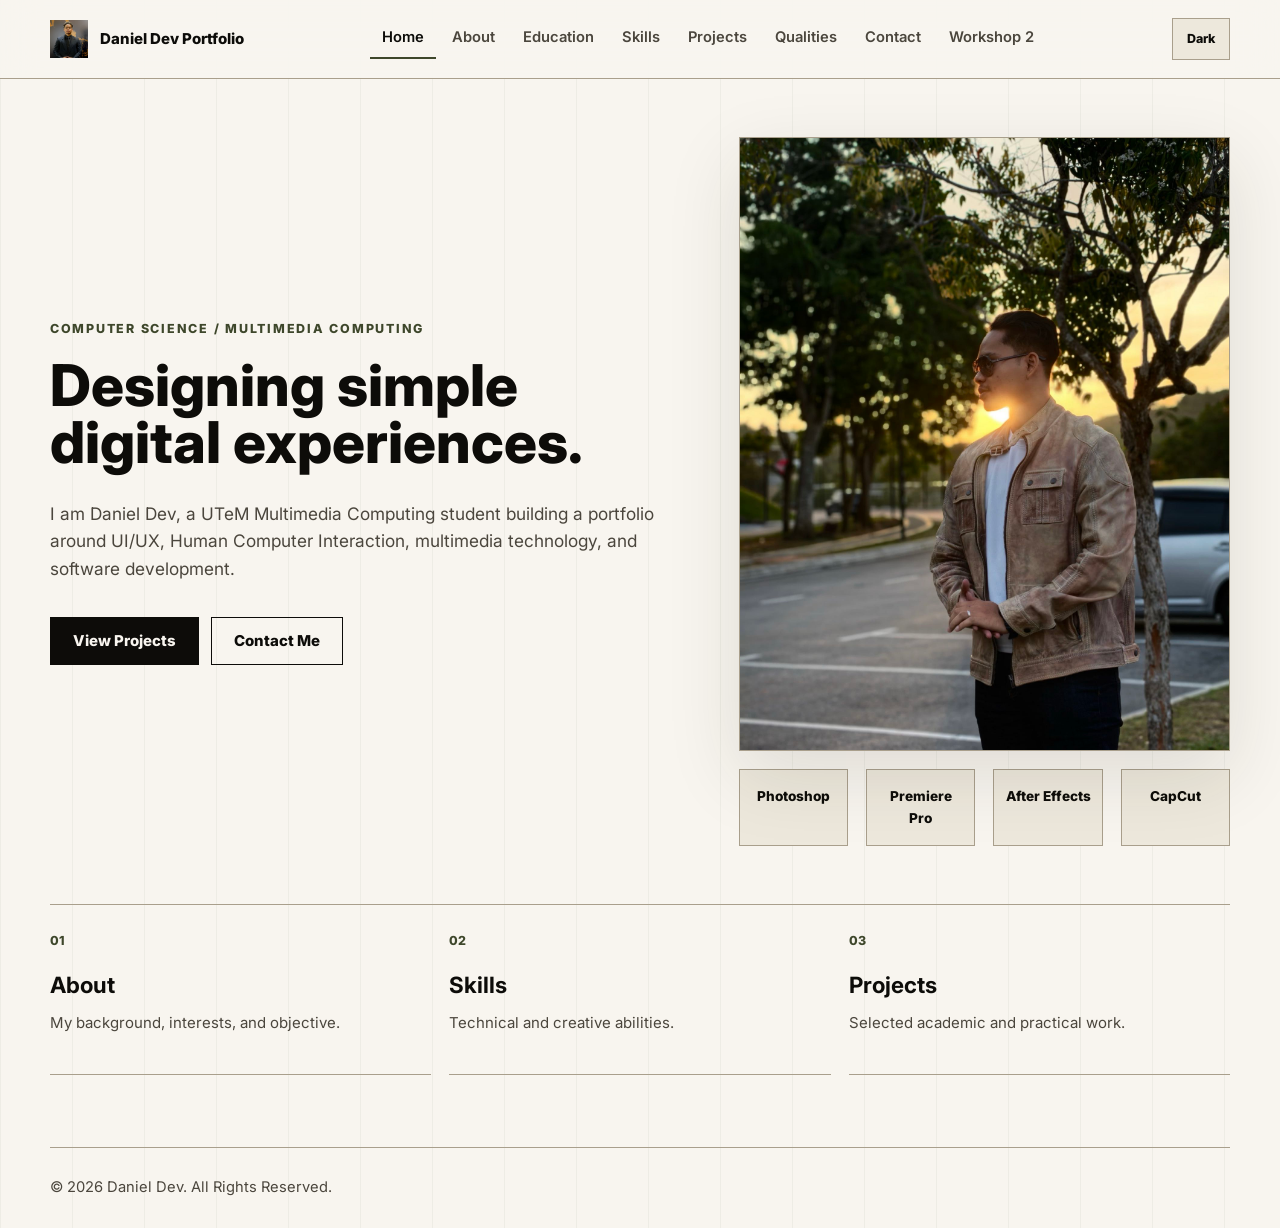
<file: index.html>
<!DOCTYPE html>
<html lang="en">
<head>
    <meta charset="UTF-8">
    <meta name="viewport" content="width=device-width, initial-scale=1.0">
    <title>Daniel Dev | Portfolio</title>
    <link rel="preconnect" href="https://fonts.googleapis.com">
    <link rel="preconnect" href="https://fonts.gstatic.com" crossorigin>
    <link href="https://fonts.googleapis.com/css2?family=Inter:wght@300;400;500;600;700;800&display=swap" rel="stylesheet">
    <link rel="stylesheet" href="style.css">
    <link rel="stylesheet" href="mediaqueries.css">
</head>
<body>
    <header class="site-header">
        <nav class="navbar" aria-label="Main navigation">
            <a class="brand" href="index.html" aria-label="Daniel Dev home">
                <span class="brand-mark"><span>D</span><img src="assets/brand-logo.jpg" alt="Daniel Dev logo"></span>
                <span>Daniel Dev Portfolio</span>
            </a>

            <ul class="nav-links" id="nav-links">
                <li><a class="active" href="index.html">Home</a></li>
                <li><a href="about.html">About</a></li>
                <li><a href="education.html">Education</a></li>
                <li><a href="skills.html">Skills</a></li>
                <li><a href="projects.html">Projects</a></li>
                <li><a href="qualities.html">Qualities</a></li>
                <li><a href="contact.html">Contact</a></li>
                <li><a href="workshop2.html">Workshop 2</a></li>
            </ul>

            <div class="nav-actions">
                <button class="icon-button" id="theme-toggle" type="button" aria-label="Toggle dark mode">Dark</button>
                <button class="icon-button menu-button" id="hamburger" type="button" aria-label="Open menu" aria-expanded="false">Menu</button>
            </div>
        </nav>
    </header>

    <main>
        <section class="home-hero">
            <div class="hero-copy">
                <p class="eyebrow">Computer Science / Multimedia Computing</p>
                <h1>Designing simple digital experiences.</h1>
                <p class="lead">
                    I am Daniel Dev, a UTeM Multimedia Computing student building a portfolio around UI/UX,
                    Human Computer Interaction, multimedia technology, and software development.
                </p>
                <div class="button-row">
                    <a class="button primary" href="projects.html">View Projects</a>
                    <a class="button secondary" href="contact.html">Contact Me</a>
                </div>
            </div>

            <div class="identity-panel" aria-label="Daniel Dev identity visual">
                <div class="image-frame profile-frame" data-label="Add assets/profile.jpg">
                    <img src="assets/profile.jpg" alt="Daniel Dev profile photo">
                </div>
                <div class="signal-list">
                    <span>Photoshop</span>
                    <span>Premiere Pro</span>
                    <span>After Effects</span>
                    <span>CapCut</span>
                </div>
            </div>
        </section>

        <section class="preview-band" aria-label="Portfolio preview">
            <a href="about.html">
                <span>01</span>
                <strong>About</strong>
                <p>My background, interests, and objective.</p>
            </a>
            <a href="skills.html">
                <span>02</span>
                <strong>Skills</strong>
                <p>Technical and creative abilities.</p>
            </a>
            <a href="projects.html">
                <span>03</span>
                <strong>Projects</strong>
                <p>Selected academic and practical work.</p>
            </a>
        </section>
    </main>

    <footer class="site-footer">
        <p>&copy; 2026 Daniel Dev. All Rights Reserved.</p>
    </footer>

    <script src="script.js"></script>
</body>
</html>
</file>
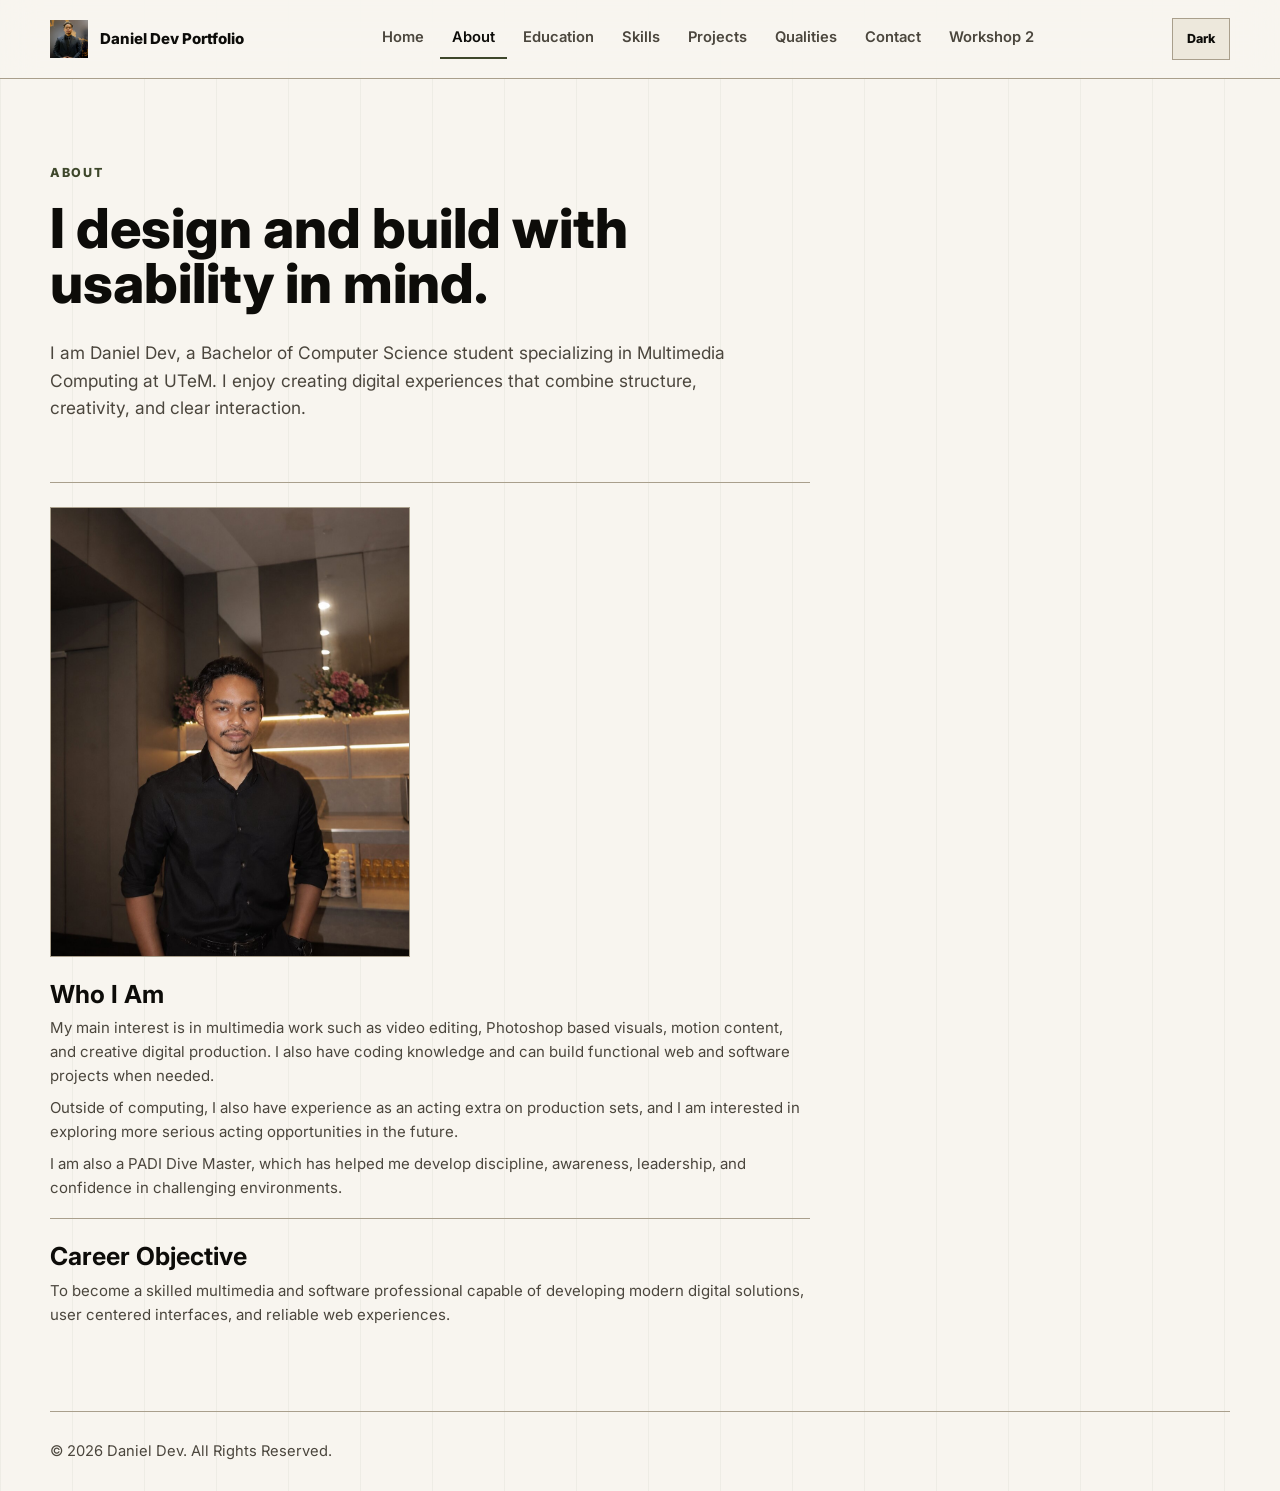
<file: about.html>
<!DOCTYPE html>
<html lang="en">
<head>
    <meta charset="UTF-8">
    <meta name="viewport" content="width=device-width, initial-scale=1.0">
    <title>About | Daniel Dev</title>
    <link rel="preconnect" href="https://fonts.googleapis.com">
    <link rel="preconnect" href="https://fonts.gstatic.com" crossorigin>
    <link href="https://fonts.googleapis.com/css2?family=Inter:wght@300;400;500;600;700;800&display=swap" rel="stylesheet">
    <link rel="stylesheet" href="style.css">
    <link rel="stylesheet" href="mediaqueries.css">
</head>
<body>
    <header class="site-header">
        <nav class="navbar" aria-label="Main navigation">
            <a class="brand" href="index.html"><span class="brand-mark"><span>D</span><img src="assets/brand-logo.jpg" alt="Daniel Dev logo"></span><span>Daniel Dev Portfolio</span></a>
            <ul class="nav-links" id="nav-links">
                <li><a href="index.html">Home</a></li>
                <li><a class="active" href="about.html">About</a></li>
                <li><a href="education.html">Education</a></li>
                <li><a href="skills.html">Skills</a></li>
                <li><a href="projects.html">Projects</a></li>
                <li><a href="qualities.html">Qualities</a></li>
                <li><a href="contact.html">Contact</a></li>
                <li><a href="workshop2.html">Workshop 2</a></li>
            </ul>
            <div class="nav-actions">
                <button class="icon-button" id="theme-toggle" type="button" aria-label="Toggle dark mode">Dark</button>
                <button class="icon-button menu-button" id="hamburger" type="button" aria-label="Open menu" aria-expanded="false">Menu</button>
            </div>
        </nav>
    </header>

    <main class="page-shell">
        <section class="page-intro">
            <p class="eyebrow">About</p>
            <h1>I design and build with usability in mind.</h1>
            <p class="lead">
                I am Daniel Dev, a Bachelor of Computer Science student specializing in Multimedia Computing at UTeM.
                I enjoy creating digital experiences that combine structure, creativity, and clear interaction.
            </p>
        </section>

        <section class="split-layout">
            <div>
                <div class="image-frame page-image" data-label="Add assets/about.jpg">
                    <img src="assets/about.jpg" alt="Daniel Dev working on multimedia design">
                </div>
                <h2>Who I Am</h2>
                <p>
                    My main interest is in multimedia work such as video editing, Photoshop based visuals, motion
                    content, and creative digital production. I also have coding knowledge and can build functional
                    web and software projects when needed.
                </p>
                <p>
                    Outside of computing, I also have experience as an acting extra on production sets, and I am
                    interested in exploring more serious acting opportunities in the future.
                </p>
                <p>
                    I am also a PADI Dive Master, which has helped me develop discipline, awareness, leadership, and
                    confidence in challenging environments.
                </p>
            </div>
            <div>
                <h2>Career Objective</h2>
                <p>
                    To become a skilled multimedia and software professional capable of developing modern digital
                    solutions, user centered interfaces, and reliable web experiences.
                </p>
            </div>
        </section>
    </main>

    <footer class="site-footer"><p>&copy; 2026 Daniel Dev. All Rights Reserved.</p></footer>
    <script src="script.js"></script>
</body>
</html>
</file>
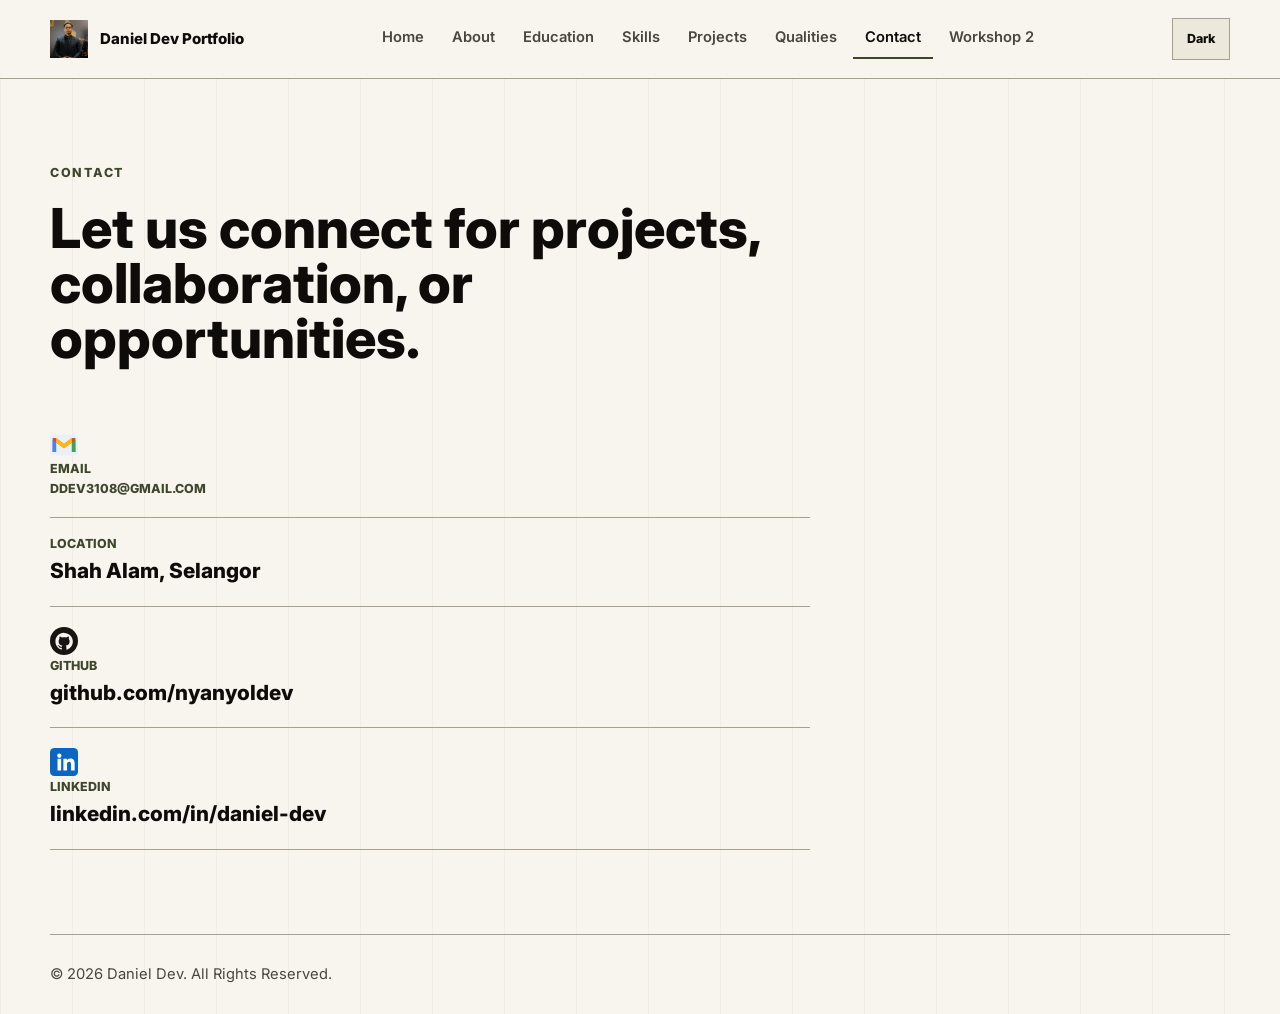
<file: contact.html>
<!DOCTYPE html>
<html lang="en">
<head>
    <meta charset="UTF-8">
    <meta name="viewport" content="width=device-width, initial-scale=1.0">
    <title>Contact | Daniel Dev</title>
    <link rel="preconnect" href="https://fonts.googleapis.com">
    <link rel="preconnect" href="https://fonts.gstatic.com" crossorigin>
    <link href="https://fonts.googleapis.com/css2?family=Inter:wght@300;400;500;600;700;800&display=swap" rel="stylesheet">
    <link rel="stylesheet" href="style.css">
    <link rel="stylesheet" href="mediaqueries.css">
</head>
<body>
    <header class="site-header">
        <nav class="navbar" aria-label="Main navigation">
            <a class="brand" href="index.html">
                <span class="brand-mark"><span>D</span><img src="assets/brand-logo.jpg" alt="Daniel Dev logo"></span>
                <span>Daniel Dev Portfolio</span>
            </a>
            <ul class="nav-links" id="nav-links">
                <li><a href="index.html">Home</a></li>
                <li><a href="about.html">About</a></li>
                <li><a href="education.html">Education</a></li>
                <li><a href="skills.html">Skills</a></li>
                <li><a href="projects.html">Projects</a></li>
                <li><a href="qualities.html">Qualities</a></li>
                <li><a class="active" href="contact.html">Contact</a></li>
                <li><a href="workshop2.html">Workshop 2</a></li>
            </ul>
            <div class="nav-actions">
                <button class="icon-button" id="theme-toggle" type="button" aria-label="Toggle dark mode">Dark</button>
                <button class="icon-button menu-button" id="hamburger" type="button" aria-label="Open menu" aria-expanded="false">Menu</button>
            </div>
        </nav>
    </header>

    <main class="page-shell">
        <section class="page-intro">
            <p class="eyebrow">Contact</p>
            <h1>Let us connect for projects, collaboration, or opportunities.</h1>
        </section>

        <section class="contact-layout">
            <div class="contact-details">
                <a class="contact-link" id="email-link" href="#" target="_blank" rel="noreferrer">
                    <img class="contact-icon" src="assets/icon-gmail.svg" alt="">
                    <span>Email</span>
                    <span id="email-text">Click to email me</span>
                </a>
                <a><span>Location</span>Shah Alam, Selangor</a>
                <a class="contact-link" href="https://github.com/nyanyoldev" target="_blank" rel="noreferrer">
                    <img class="contact-icon" src="assets/icon-github.svg" alt="">
                    <span>GitHub</span>github.com/nyanyoldev
                </a>
                <a class="contact-link" href="https://www.linkedin.com/in/daniel-dev-46293b377/?skipRedirect=true" target="_blank" rel="noreferrer" aria-label="LinkedIn profile">
                    <img class="contact-icon" src="assets/icon-linkedin.svg" alt="">
                    <span>LinkedIn</span>linkedin.com/in/daniel-dev
                </a>
            </div>
        </section>
    </main>

    <footer class="site-footer"><p>&copy; 2026 Daniel Dev. All Rights Reserved.</p></footer>
    <script src="script.js"></script>
</body>
</html>
</file>
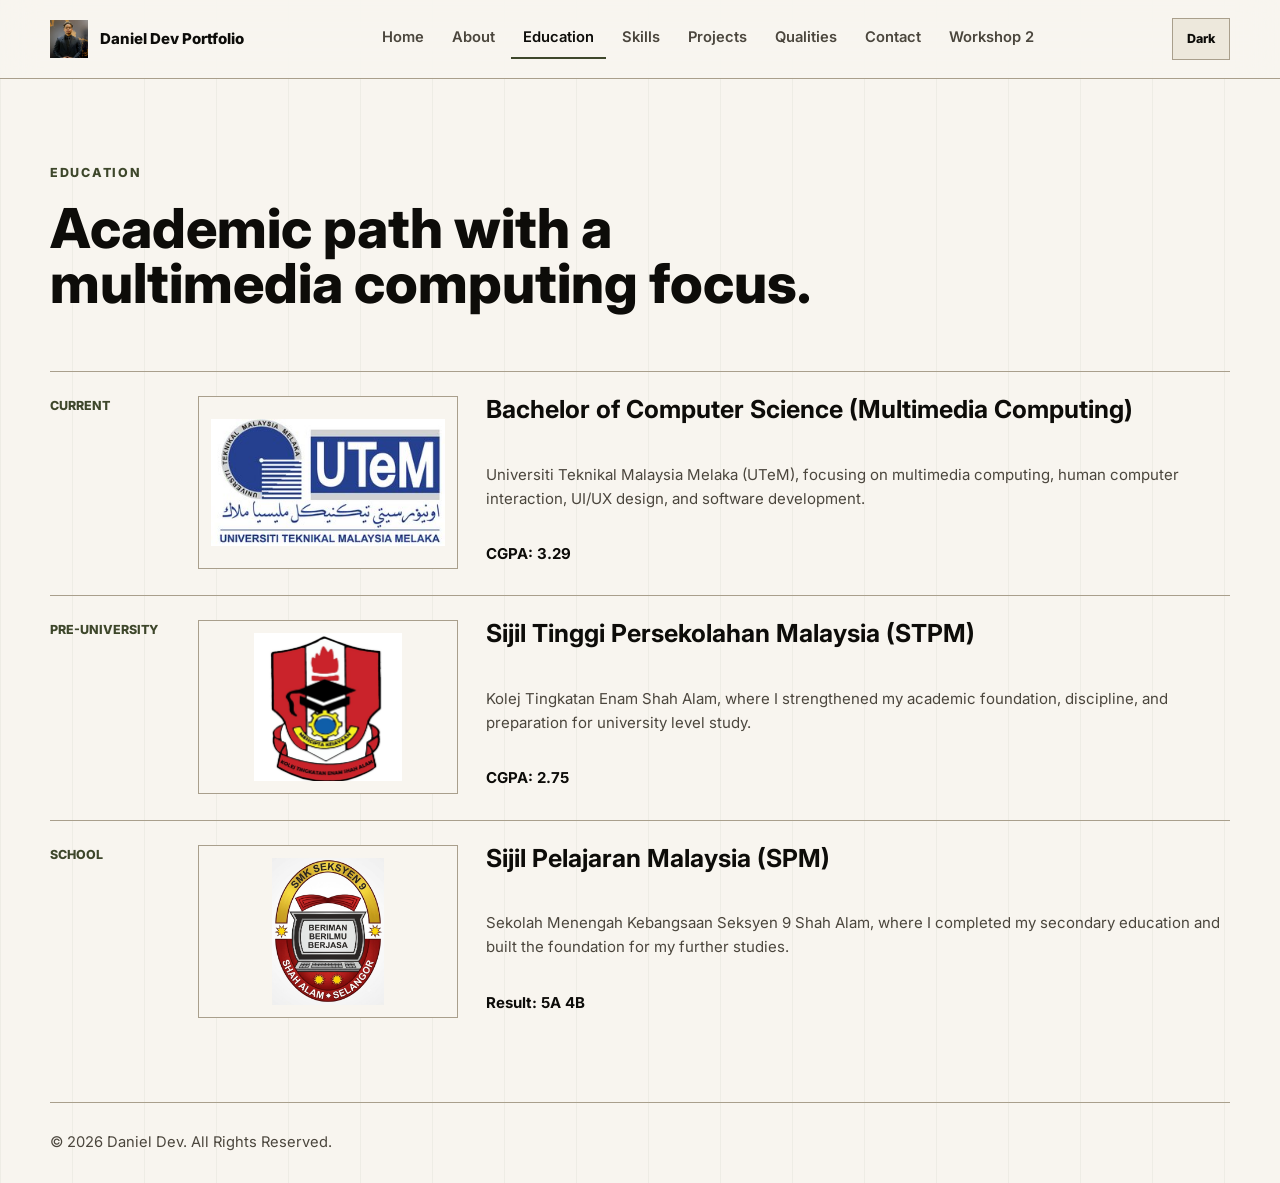
<file: education.html>
<!DOCTYPE html>
<html lang="en">
<head>
    <meta charset="UTF-8">
    <meta name="viewport" content="width=device-width, initial-scale=1.0">
    <title>Education | Daniel Dev</title>
    <link rel="preconnect" href="https://fonts.googleapis.com">
    <link rel="preconnect" href="https://fonts.gstatic.com" crossorigin>
    <link href="https://fonts.googleapis.com/css2?family=Inter:wght@300;400;500;600;700;800&display=swap" rel="stylesheet">
    <link rel="stylesheet" href="style.css">
    <link rel="stylesheet" href="mediaqueries.css">
</head>
<body>
    <header class="site-header">
        <nav class="navbar" aria-label="Main navigation">
            <a class="brand" href="index.html"><span class="brand-mark"><span>D</span><img src="assets/brand-logo.jpg" alt="Daniel Dev logo"></span><span>Daniel Dev Portfolio</span></a>
            <ul class="nav-links" id="nav-links">
                <li><a href="index.html">Home</a></li>
                <li><a href="about.html">About</a></li>
                <li><a class="active" href="education.html">Education</a></li>
                <li><a href="skills.html">Skills</a></li>
                <li><a href="projects.html">Projects</a></li>
                <li><a href="qualities.html">Qualities</a></li>
                <li><a href="contact.html">Contact</a></li>
                <li><a href="workshop2.html">Workshop 2</a></li>
            </ul>
            <div class="nav-actions">
                <button class="icon-button" id="theme-toggle" type="button" aria-label="Toggle dark mode">Dark</button>
                <button class="icon-button menu-button" id="hamburger" type="button" aria-label="Open menu" aria-expanded="false">Menu</button>
            </div>
        </nav>
    </header>

    <main class="page-shell">
        <section class="page-intro">
            <p class="eyebrow">Education</p>
            <h1>Academic path with a multimedia computing focus.</h1>
        </section>

        <section class="timeline">
            <article>
                <span>Current</span>
                <div class="image-frame education-image" data-label="Add assets/education-degree.jpg">
                    <img src="assets/education-degree.jpg" alt="UTeM degree study photo">
                </div>
                <h2>Bachelor of Computer Science (Multimedia Computing)</h2>
                <p>Universiti Teknikal Malaysia Melaka (UTeM), focusing on multimedia computing, human computer interaction, UI/UX design, and software development.</p>
                <strong>CGPA: 3.29</strong>
            </article>
            <article>
                <span>Pre-University</span>
                <div class="image-frame education-image" data-label="Add assets/education-stpm.jpg">
                    <img src="assets/education-stpm.jpg" alt="STPM study photo">
                </div>
                <h2>Sijil Tinggi Persekolahan Malaysia (STPM)</h2>
                <p>Kolej Tingkatan Enam Shah Alam, where I strengthened my academic foundation, discipline, and preparation for university level study.</p>
                <strong>CGPA: 2.75</strong>
            </article>
            <article>
                <span>School</span>
                <div class="image-frame education-image" data-label="Add assets/education-spm.jpg">
                    <img src="assets/education-spm.jpg" alt="SPM school photo">
                </div>
                <h2>Sijil Pelajaran Malaysia (SPM)</h2>
                <p>Sekolah Menengah Kebangsaan Seksyen 9 Shah Alam, where I completed my secondary education and built the foundation for my further studies.</p>
                <strong>Result: 5A 4B</strong>
            </article>
        </section>
    </main>

    <footer class="site-footer"><p>&copy; 2026 Daniel Dev. All Rights Reserved.</p></footer>
    <script src="script.js"></script>
</body>
</html>
</file>
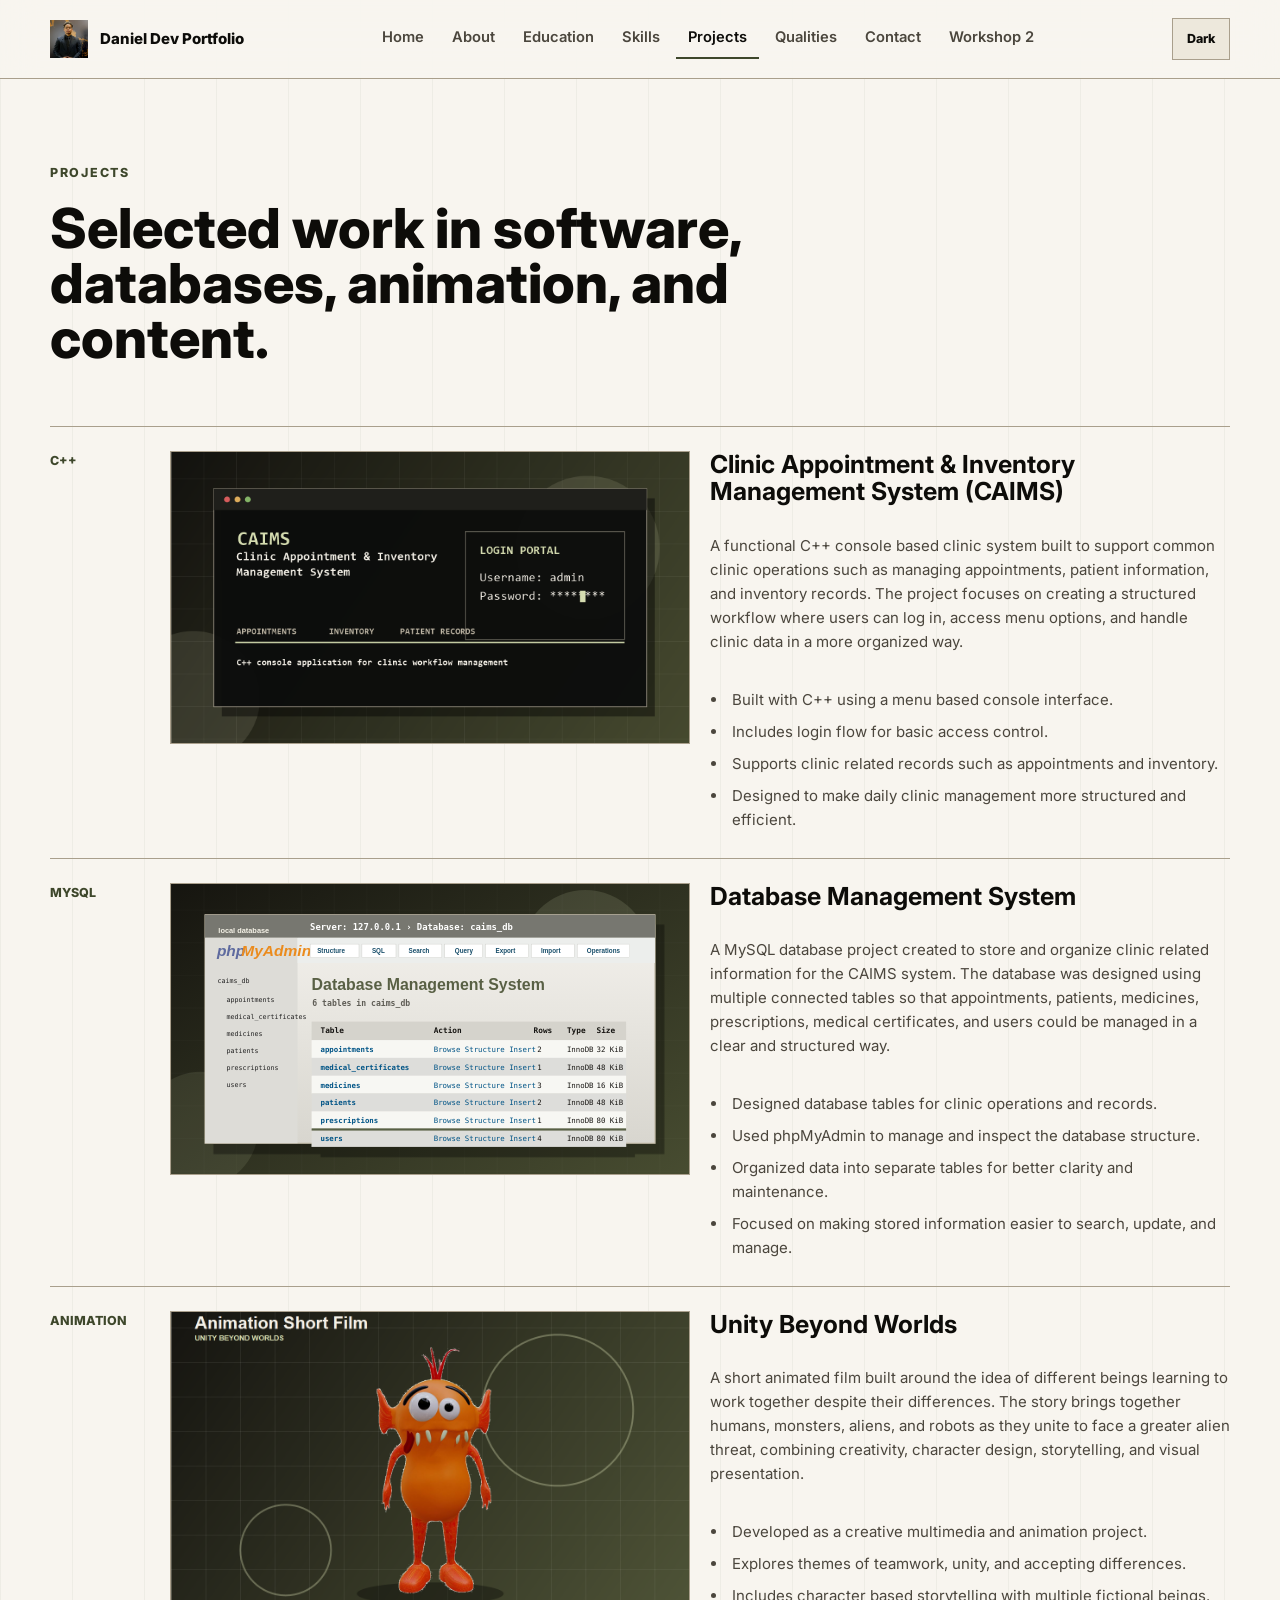
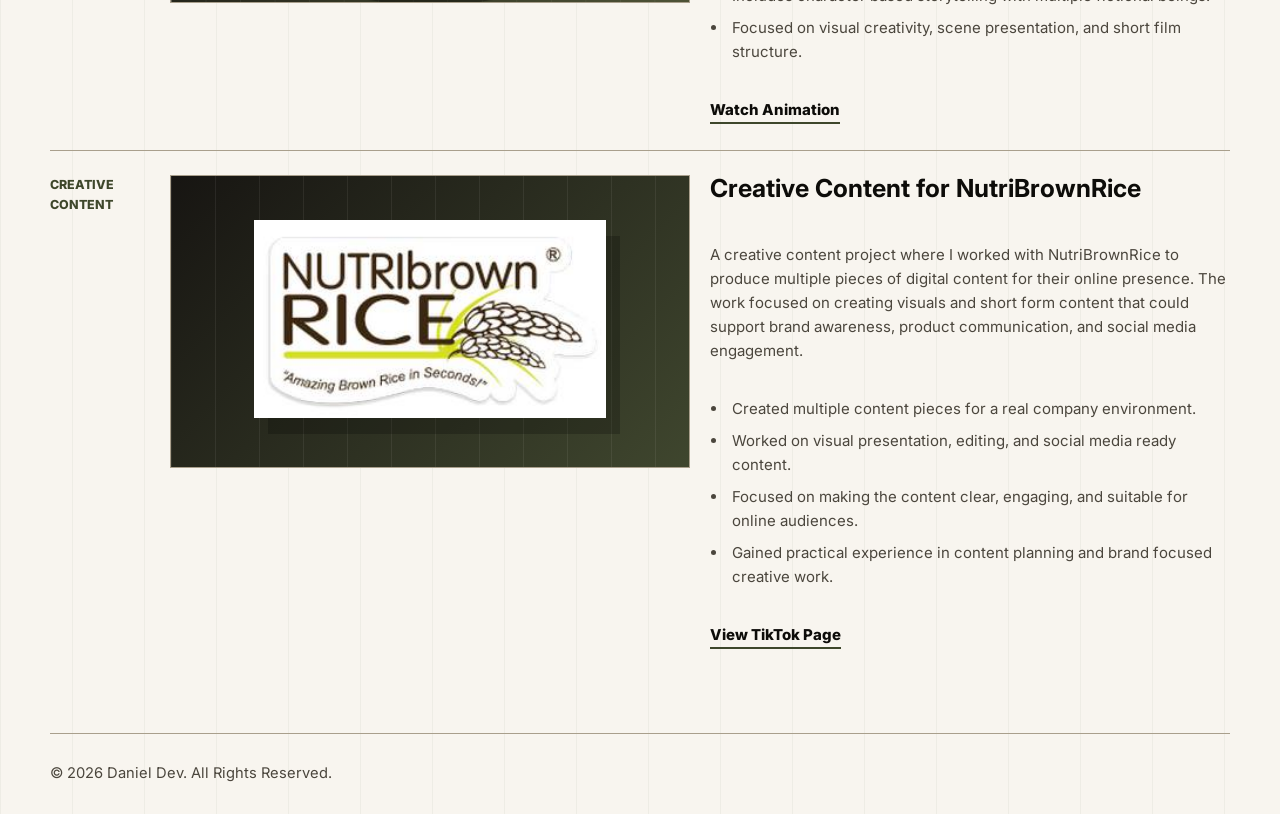
<file: projects.html>
<!DOCTYPE html>
<html lang="en">
<head>
    <meta charset="UTF-8">
    <meta name="viewport" content="width=device-width, initial-scale=1.0">
    <title>Projects | Daniel Dev</title>
    <link rel="preconnect" href="https://fonts.googleapis.com">
    <link rel="preconnect" href="https://fonts.gstatic.com" crossorigin>
    <link href="https://fonts.googleapis.com/css2?family=Inter:wght@300;400;500;600;700;800&display=swap" rel="stylesheet">
    <link rel="stylesheet" href="style.css">
    <link rel="stylesheet" href="mediaqueries.css">
</head>
<body>
    <header class="site-header">
        <nav class="navbar" aria-label="Main navigation">
            <a class="brand" href="index.html">
                <span class="brand-mark"><span>D</span><img src="assets/brand-logo.jpg" alt="Daniel Dev logo"></span>
                <span>Daniel Dev Portfolio</span>
            </a>
            <ul class="nav-links" id="nav-links">
                <li><a href="index.html">Home</a></li>
                <li><a href="about.html">About</a></li>
                <li><a href="education.html">Education</a></li>
                <li><a href="skills.html">Skills</a></li>
                <li><a class="active" href="projects.html">Projects</a></li>
                <li><a href="qualities.html">Qualities</a></li>
                <li><a href="contact.html">Contact</a></li>
                <li><a href="workshop2.html">Workshop 2</a></li>
            </ul>
            <div class="nav-actions">
                <button class="icon-button" id="theme-toggle" type="button" aria-label="Toggle dark mode">Dark</button>
                <button class="icon-button menu-button" id="hamburger" type="button" aria-label="Open menu" aria-expanded="false">Menu</button>
            </div>
        </nav>
    </header>

    <main class="page-shell">
        <section class="page-intro">
            <p class="eyebrow">Projects</p>
            <h1>Selected work in software, databases, animation, and content.</h1>
        </section>

        <section class="project-list">
            <article>
                <span>C++</span>
                <div class="image-frame project-image" data-label="Add assets/project1-display.png">
                    <img src="assets/project1-display.png" alt="Clinic Appointment and Inventory Management System project preview">
                </div>
                <h2>Clinic Appointment & Inventory Management System (CAIMS)</h2>
                <p>
                    A functional C++ console based clinic system built to support common clinic operations such as
                    managing appointments, patient information, and inventory records. The project focuses on creating
                    a structured workflow where users can log in, access menu options, and handle clinic data in a more
                    organized way.
                </p>
                <ul class="project-points">
                    <li>Built with C++ using a menu based console interface.</li>
                    <li>Includes login flow for basic access control.</li>
                    <li>Supports clinic related records such as appointments and inventory.</li>
                    <li>Designed to make daily clinic management more structured and efficient.</li>
                </ul>
            </article>

            <article>
                <span>MySQL</span>
                <div class="image-frame project-image" data-label="Add assets/project2-display.svg">
                    <img src="assets/project2-display.svg" alt="Database Management System project preview">
                </div>
                <h2>Database Management System</h2>
                <p>
                    A MySQL database project created to store and organize clinic related information for the CAIMS
                    system. The database was designed using multiple connected tables so that appointments, patients,
                    medicines, prescriptions, medical certificates, and users could be managed in a clear and structured
                    way.
                </p>
                <ul class="project-points">
                    <li>Designed database tables for clinic operations and records.</li>
                    <li>Used phpMyAdmin to manage and inspect the database structure.</li>
                    <li>Organized data into separate tables for better clarity and maintenance.</li>
                    <li>Focused on making stored information easier to search, update, and manage.</li>
                </ul>
            </article>

            <article>
                <span>Animation</span>
                <div class="image-frame project-image" data-label="Add assets/project3-display.png">
                    <img src="assets/project3-display.png" alt="Animation short film preview">
                </div>
                <h2>Unity Beyond Worlds</h2>
                <p>
                    A short animated film built around the idea of different beings learning to work together despite
                    their differences. The story brings together humans, monsters, aliens, and robots as they unite to
                    face a greater alien threat, combining creativity, character design, storytelling, and visual
                    presentation.
                </p>
                <ul class="project-points">
                    <li>Developed as a creative multimedia and animation project.</li>
                    <li>Explores themes of teamwork, unity, and accepting differences.</li>
                    <li>Includes character based storytelling with multiple fictional beings.</li>
                    <li>Focused on visual creativity, scene presentation, and short film structure.</li>
                </ul>
                <a class="text-link" href="https://youtu.be/Vcm5y7mBuG8" target="_blank" rel="noreferrer">Watch Animation</a>
            </article>

            <article>
                <span>Creative Content</span>
                <div class="image-frame project-image logo-project-image" data-label="Add assets/nutribrownrice-logo.jpg">
                    <img src="assets/nutribrownrice-logo.jpg" alt="NutriBrownRice creative content preview">
                </div>
                <h2>Creative Content for NutriBrownRice</h2>
                <p>
                    A creative content project where I worked with NutriBrownRice to produce multiple pieces of digital
                    content for their online presence. The work focused on creating visuals and short form content that
                    could support brand awareness, product communication, and social media engagement.
                </p>
                <ul class="project-points">
                    <li>Created multiple content pieces for a real company environment.</li>
                    <li>Worked on visual presentation, editing, and social media ready content.</li>
                    <li>Focused on making the content clear, engaging, and suitable for online audiences.</li>
                    <li>Gained practical experience in content planning and brand focused creative work.</li>
                </ul>
                <a class="text-link" href="https://vt.tiktok.com/ZSQTbNC83/" target="_blank" rel="noreferrer">View TikTok Page</a>
            </article>
        </section>
    </main>

    <footer class="site-footer"><p>&copy; 2026 Daniel Dev. All Rights Reserved.</p></footer>
    <script src="script.js"></script>
</body>
</html>
</file>
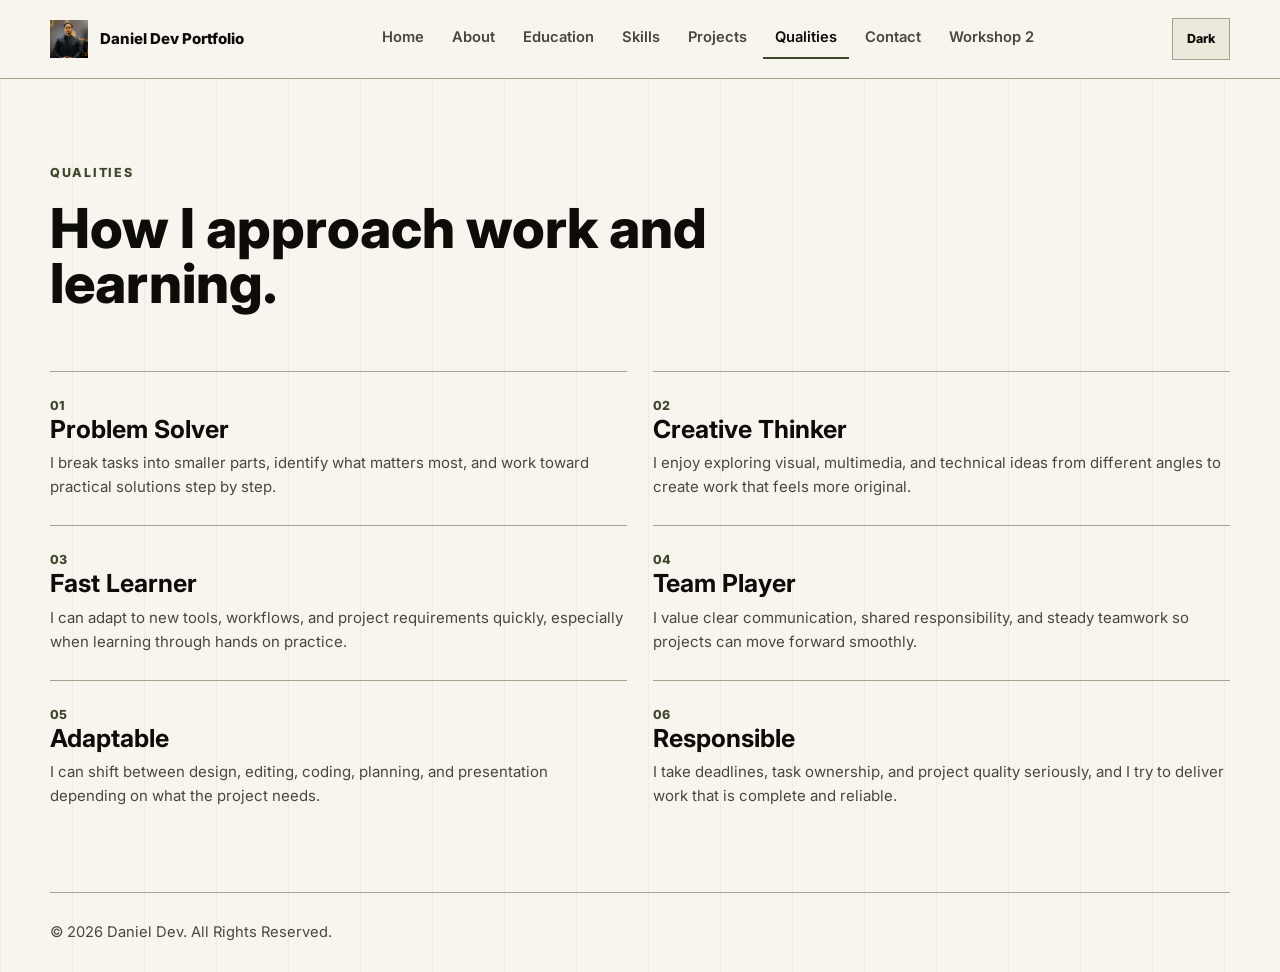
<file: qualities.html>
<!DOCTYPE html>
<html lang="en">
<head>
    <meta charset="UTF-8">
    <meta name="viewport" content="width=device-width, initial-scale=1.0">
    <title>Qualities | Daniel Dev</title>
    <link rel="preconnect" href="https://fonts.googleapis.com">
    <link rel="preconnect" href="https://fonts.gstatic.com" crossorigin>
    <link href="https://fonts.googleapis.com/css2?family=Inter:wght@300;400;500;600;700;800&display=swap" rel="stylesheet">
    <link rel="stylesheet" href="style.css">
    <link rel="stylesheet" href="mediaqueries.css">
</head>
<body>
    <header class="site-header">
        <nav class="navbar" aria-label="Main navigation">
            <a class="brand" href="index.html"><span class="brand-mark"><span>D</span><img src="assets/brand-logo.jpg" alt="Daniel Dev logo"></span><span>Daniel Dev Portfolio</span></a>
            <ul class="nav-links" id="nav-links">
                <li><a href="index.html">Home</a></li>
                <li><a href="about.html">About</a></li>
                <li><a href="education.html">Education</a></li>
                <li><a href="skills.html">Skills</a></li>
                <li><a href="projects.html">Projects</a></li>
                <li><a class="active" href="qualities.html">Qualities</a></li>
                <li><a href="contact.html">Contact</a></li>
                <li><a href="workshop2.html">Workshop 2</a></li>
            </ul>
            <div class="nav-actions">
                <button class="icon-button" id="theme-toggle" type="button" aria-label="Toggle dark mode">Dark</button>
                <button class="icon-button menu-button" id="hamburger" type="button" aria-label="Open menu" aria-expanded="false">Menu</button>
            </div>
        </nav>
    </header>

    <main class="page-shell">
        <section class="page-intro">
            <p class="eyebrow">Qualities</p>
            <h1>How I approach work and learning.</h1>
        </section>

        <section class="qualities-list">
            <article><span>01</span><h2>Problem Solver</h2><p>I break tasks into smaller parts, identify what matters most, and work toward practical solutions step by step.</p></article>
            <article><span>02</span><h2>Creative Thinker</h2><p>I enjoy exploring visual, multimedia, and technical ideas from different angles to create work that feels more original.</p></article>
            <article><span>03</span><h2>Fast Learner</h2><p>I can adapt to new tools, workflows, and project requirements quickly, especially when learning through hands on practice.</p></article>
            <article><span>04</span><h2>Team Player</h2><p>I value clear communication, shared responsibility, and steady teamwork so projects can move forward smoothly.</p></article>
            <article><span>05</span><h2>Adaptable</h2><p>I can shift between design, editing, coding, planning, and presentation depending on what the project needs.</p></article>
            <article><span>06</span><h2>Responsible</h2><p>I take deadlines, task ownership, and project quality seriously, and I try to deliver work that is complete and reliable.</p></article>
        </section>
    </main>

    <footer class="site-footer"><p>&copy; 2026 Daniel Dev. All Rights Reserved.</p></footer>
    <script src="script.js"></script>
</body>
</html>
</file>
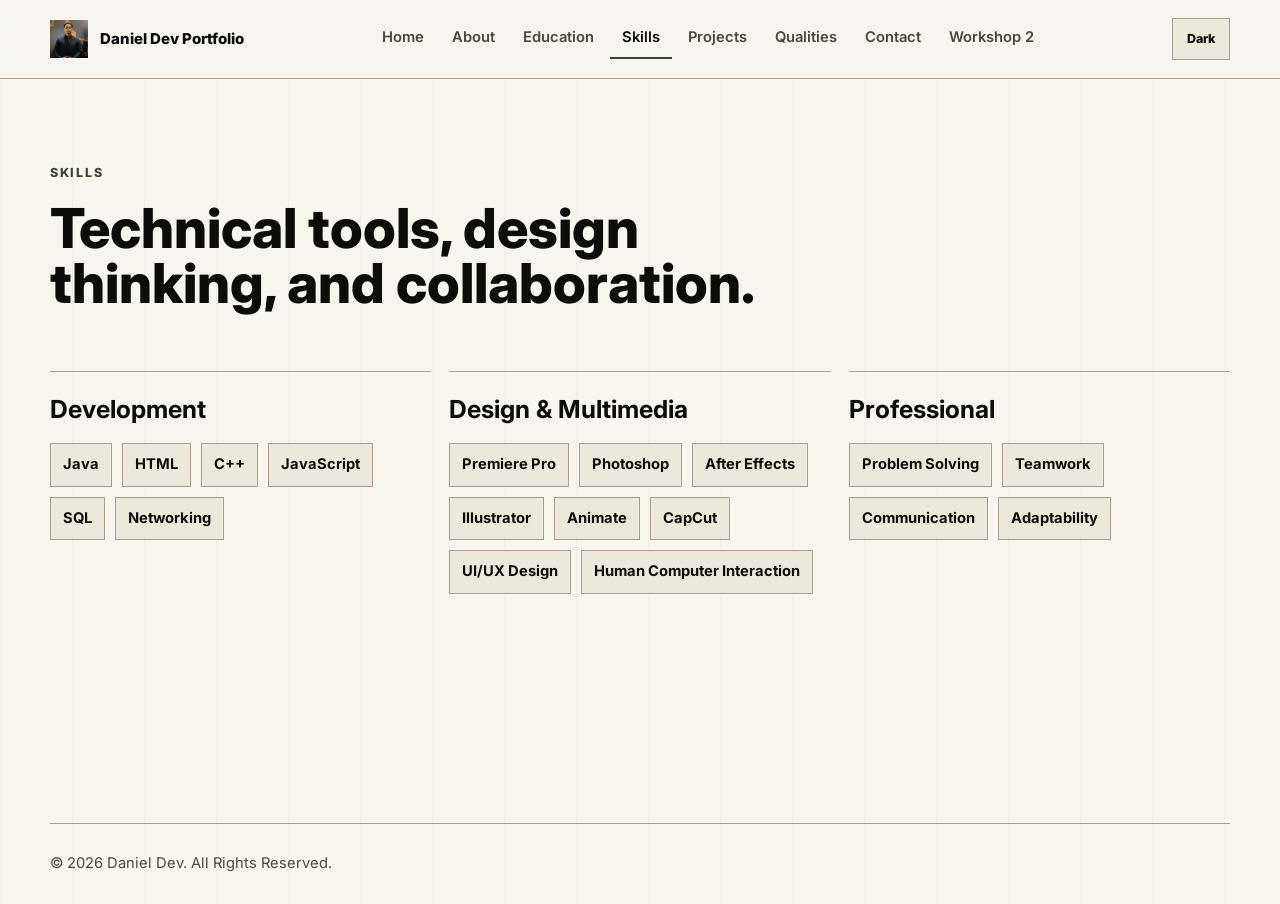
<file: skills.html>
<!DOCTYPE html>
<html lang="en">
<head>
    <meta charset="UTF-8">
    <meta name="viewport" content="width=device-width, initial-scale=1.0">
    <title>Skills | Daniel Dev</title>
    <link rel="preconnect" href="https://fonts.googleapis.com">
    <link rel="preconnect" href="https://fonts.gstatic.com" crossorigin>
    <link href="https://fonts.googleapis.com/css2?family=Inter:wght@300;400;500;600;700;800&display=swap" rel="stylesheet">
    <link rel="stylesheet" href="style.css">
    <link rel="stylesheet" href="mediaqueries.css">
</head>
<body>
    <header class="site-header">
        <nav class="navbar" aria-label="Main navigation">
            <a class="brand" href="index.html"><span class="brand-mark"><span>D</span><img src="assets/brand-logo.jpg" alt="Daniel Dev logo"></span><span>Daniel Dev Portfolio</span></a>
            <ul class="nav-links" id="nav-links">
                <li><a href="index.html">Home</a></li>
                <li><a href="about.html">About</a></li>
                <li><a href="education.html">Education</a></li>
                <li><a class="active" href="skills.html">Skills</a></li>
                <li><a href="projects.html">Projects</a></li>
                <li><a href="qualities.html">Qualities</a></li>
                <li><a href="contact.html">Contact</a></li>
                <li><a href="workshop2.html">Workshop 2</a></li>
            </ul>
            <div class="nav-actions">
                <button class="icon-button" id="theme-toggle" type="button" aria-label="Toggle dark mode">Dark</button>
                <button class="icon-button menu-button" id="hamburger" type="button" aria-label="Open menu" aria-expanded="false">Menu</button>
            </div>
        </nav>
    </header>

    <main class="page-shell">
        <section class="page-intro">
            <p class="eyebrow">Skills</p>
            <h1>Technical tools, design thinking, and collaboration.</h1>
        </section>

        <section class="skill-columns">
            <div>
                <h2>Development</h2>
                <ul class="tag-list">
                    <li>Java</li>
                    <li>HTML</li>
                    <li>C++</li>
                    <li>JavaScript</li>
                    <li>SQL</li>
                    <li>Networking</li>
                </ul>
            </div>
            <div>
                <h2>Design & Multimedia</h2>
                <ul class="tag-list">
                    <li>Premiere Pro</li>
                    <li>Photoshop</li>
                    <li>After Effects</li>
                    <li>Illustrator</li>
                    <li>Animate</li>
                    <li>CapCut</li>
                    <li>UI/UX Design</li>
                    <li>Human Computer Interaction</li>
                </ul>
            </div>
            <div>
                <h2>Professional</h2>
                <ul class="tag-list">
                    <li>Problem Solving</li>
                    <li>Teamwork</li>
                    <li>Communication</li>
                    <li>Adaptability</li>
                </ul>
            </div>
        </section>
    </main>

    <footer class="site-footer"><p>&copy; 2026 Daniel Dev. All Rights Reserved.</p></footer>
    <script src="script.js"></script>
</body>
</html>
</file>
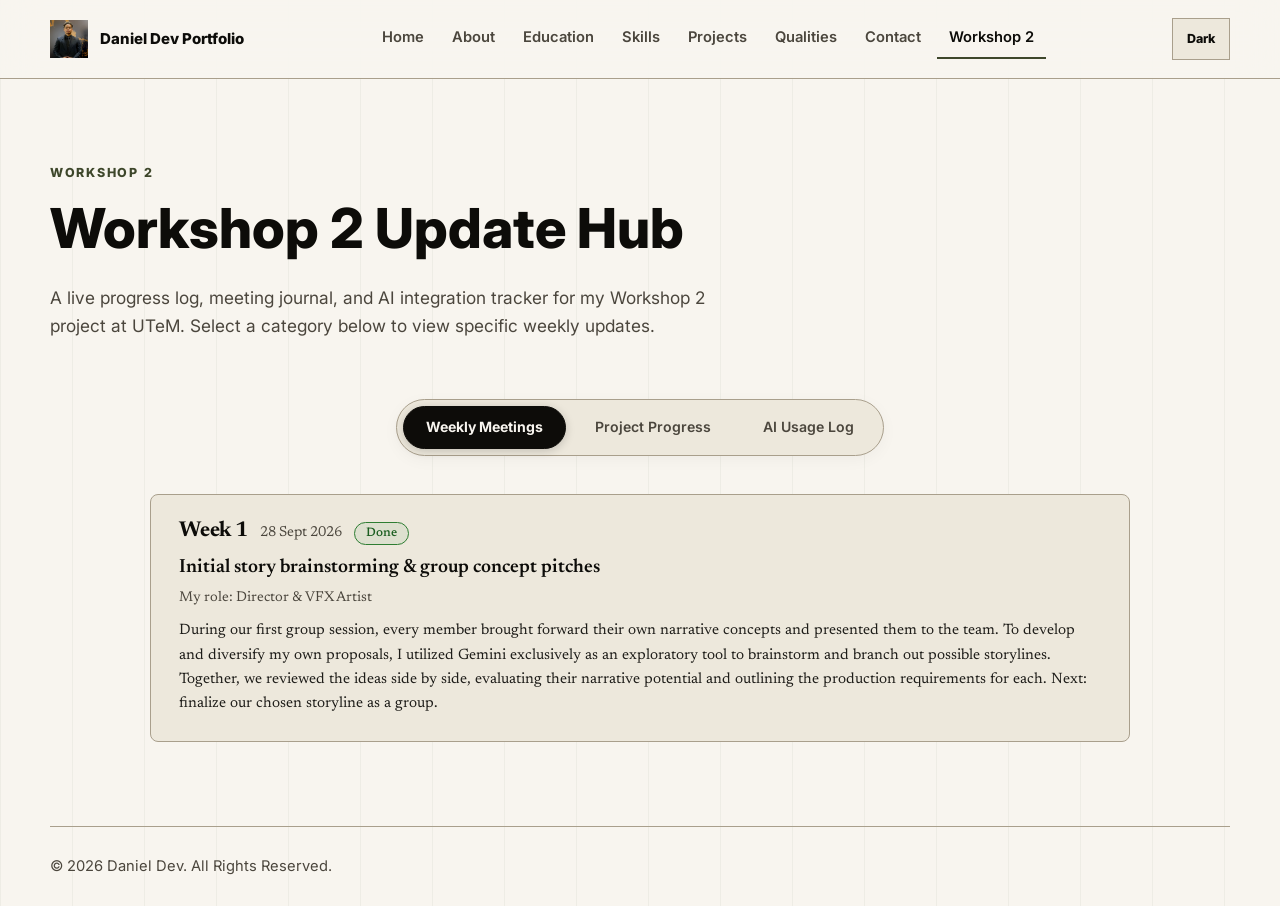
<file: workshop2.html>
<!DOCTYPE html>
<html lang="en">
<head>
    <meta charset="UTF-8">
    <meta name="viewport" content="width=device-width, initial-scale=1.0">
    <title>Workshop 2 | Daniel Dev</title>
    <link rel="preconnect" href="https://fonts.googleapis.com">
    <link rel="preconnect" href="https://fonts.gstatic.com" crossorigin>
    <link href="https://fonts.googleapis.com/css2?family=Inter:wght@300;400;500;600;700;800&family=Newsreader:ital,opsz,wght@0,6..72,400..700;1,6..72,400..700&display=swap" rel="stylesheet">
    <link rel="stylesheet" href="style.css">
    <link rel="stylesheet" href="mediaqueries.css">
</head>
<body>
    <header class="site-header">
        <nav class="navbar" aria-label="Main navigation">
            <a class="brand" href="index.html" aria-label="Daniel Dev home">
                <span class="brand-mark"><span>D</span><img src="assets/brand-logo.jpg" alt="Daniel Dev logo"></span>
                <span>Daniel Dev Portfolio</span>
            </a>

            <ul class="nav-links" id="nav-links">
                <li><a href="index.html">Home</a></li>
                <li><a href="about.html">About</a></li>
                <li><a href="education.html">Education</a></li>
                <li><a href="skills.html">Skills</a></li>
                <li><a href="projects.html">Projects</a></li>
                <li><a href="qualities.html">Qualities</a></li>
                <li><a href="contact.html">Contact</a></li>
                <li><a class="active" href="workshop2.html">Workshop 2</a></li>
            </ul>

            <div class="nav-actions">
                <button class="icon-button" id="theme-toggle" type="button" aria-label="Toggle dark mode">Dark</button>
                <button class="icon-button menu-button" id="hamburger" type="button" aria-label="Open menu" aria-expanded="false">Menu</button>
            </div>
        </nav>
    </header>

    <main class="page-shell">
        <section class="page-intro">
            <p class="eyebrow">Workshop 2</p>
            <h1>Workshop 2 Update Hub</h1>
            <p class="lead">
                A live progress log, meeting journal, and AI integration tracker for my Workshop 2 project at UTeM.
                Select a category below to view specific weekly updates.
            </p>
        </section>

        <!-- ========================================================================= -->
        <!-- SUB-MENU / CATEGORY SWITCHER                                             -->
        <!-- Allows seamless switching between Meetings, Project Progress, & AI Usage  -->
        <!-- ========================================================================= -->
        <div class="workshop-subnav-container">
            <nav class="workshop-subnav" aria-label="Workshop 2 Category Filter">
                <button class="subnav-tab active" data-target="tab-meetings" type="button">Weekly Meetings</button>
                <button class="subnav-tab" data-target="tab-progress" type="button">Project Progress</button>
                <button class="subnav-tab" data-target="tab-ai-usage" type="button">AI Usage Log</button>
            </nav>
        </div>

        <!-- ========================================================================= -->
        <!-- TAB 1: WEEKLY MEETINGS                                                    -->
        <!-- ========================================================================= -->
        <section class="workshop-tab-pane active" id="tab-meetings" aria-label="Weekly Meetings Feed">
            <div class="log-feed">

                <!-- ===================================================================== -->
                <!-- [MEETINGS ENTRY 01] - Week 1                                          -->
                <!-- ===================================================================== -->
                <article class="log-card">
                    <header class="log-header-row">
                        <span class="log-week">Week 1</span>
                        <span class="log-date">28 Sept 2026</span>
                        <span class="log-badge done">Done</span>
                    </header>
                    <h2 class="log-title">Initial story brainstorming & group concept pitches</h2>
                    <p class="log-role">My role: Director & VFX Artist</p>
                    <p class="log-desc">
                        During our first group session, every member brought forward their own narrative concepts and presented them to the team. To develop and diversify my own proposals, I utilized Gemini exclusively as an exploratory tool to brainstorm and branch out possible storylines. Together, we reviewed the ideas side by side, evaluating their narrative potential and outlining the production requirements for each. Next: finalize our chosen storyline as a group.
                    </p>
                </article>

                <!-- TEMPLATE: Copy and paste this block to add a new meeting entry -->
                <!--
                <article class="log-card">
                    <header class="log-header-row">
                        <span class="log-week">Week 2</span>
                        <span class="log-date">5 Oct 2026</span>
                        <span class="log-badge done">Done</span>
                    </header>
                    <h2 class="log-title">Title of the Meeting / Discussion</h2>
                    <p class="log-role">My role: Director & VFX Artist</p>
                    <p class="log-desc">
                        Summary of topics discussed, team consensus reached, and assigned next steps.
                    </p>
                </article>
                -->

            </div>
        </section>

        <!-- ========================================================================= -->
        <!-- TAB 2: PROJECT PROGRESS (WHAT I HAVE DONE SO FAR)                         -->
        <!-- ========================================================================= -->
        <section class="workshop-tab-pane" id="tab-progress" aria-label="Project Progress Feed">
            <div class="log-feed">

                <p class="empty-feed-notice">No project progress updates posted yet. Deliverables, visual effects tests, and production milestones will be logged here soon.</p>

                <!-- TEMPLATE: Copy and paste this block to add a new project progress entry -->
                <!--
                <article class="log-card">
                    <header class="log-header-row">
                        <span class="log-week">Week 2</span>
                        <span class="log-date">9 Oct 2026</span>
                        <span class="log-badge in-progress">In Progress</span>
                    </header>
                    <h2 class="log-title">Title of Project Milestone or Task</h2>
                    <p class="log-role">My role: Director & VFX Artist</p>
                    <p class="log-desc">
                        Summary of what was produced, tools utilized, issues overcome, and upcoming action points.
                    </p>
                </article>
                -->

            </div>
        </section>

        <!-- ========================================================================= -->
        <!-- TAB 3: AI USAGE LOG                                                       -->
        <!-- ========================================================================= -->
        <section class="workshop-tab-pane" id="tab-ai-usage" aria-label="AI Usage Log Feed">
            <div class="log-feed">

                <p class="empty-feed-notice">No AI usage logs recorded yet. Prompt histories, ideation experiments, and technical explorations will be logged here soon.</p>

                <!-- TEMPLATE: Copy and paste this block to add a new AI usage entry -->
                <!--
                <article class="log-card">
                    <header class="log-header-row">
                        <span class="log-week">Week 2</span>
                        <span class="log-date">8 Oct 2026</span>
                        <span class="log-badge done">Done</span>
                    </header>
                    <h2 class="log-title"><span class="ai-tool-tag">Gemini</span>Task or Concept Prompted</h2>
                    <p class="log-role">My role: Director & VFX Artist</p>
                    <p class="log-desc">
                        Explanation of prompt, how AI outputs were critically reviewed, human contribution, and final implementation.
                    </p>
                </article>
                -->

            </div>
        </section>

    </main>

    <footer class="site-footer">
        <p>&copy; 2026 Daniel Dev. All Rights Reserved.</p>
    </footer>

    <script src="script.js"></script>
    <script>
        // Seamless Sub-Menu Tab Switching with Hash Support
        document.addEventListener("DOMContentLoaded", () => {
            const tabs = document.querySelectorAll(".subnav-tab");
            const panes = document.querySelectorAll(".workshop-tab-pane");

            function switchTab(targetId) {
                tabs.forEach((tab) => {
                    const isTarget = tab.dataset.target === targetId;
                    tab.classList.toggle("active", isTarget);
                });

                panes.forEach((pane) => {
                    const isTarget = pane.id === targetId;
                    pane.classList.toggle("active", isTarget);
                });

                const hashName = targetId.replace("tab-", "");
                if (window.location.hash !== `#${hashName}`) {
                    history.replaceState(null, "", `#${hashName}`);
                }
            }

            tabs.forEach((tab) => {
                tab.addEventListener("click", () => {
                    switchTab(tab.dataset.target);
                });
            });

            // Handle direct deep-linking via URL hash (e.g., #meetings, #progress, #ai-usage)
            const initialHash = window.location.hash.replace("#", "");
            if (initialHash) {
                const matchedPane = document.getElementById(`tab-${initialHash}`);
                if (matchedPane) {
                    switchTab(`tab-${initialHash}`);
                }
            }
        });
    </script>
</body>
</html>
</file>
<file: style.css>
:root {
    --bg: #f8f5ef;
    --surface: #ede8dc;
    --surface-strong: #ded6c4;
    --text: #0d0c09;
    --muted: #4b463d;
    --line: #a99f8c;
    --accent: #3e472b;
    --accent-strong: #222819;
    --inverse: #fffaf0;
    --shadow: 0 24px 70px rgba(45, 39, 28, 0.12);
}

body.dark-mode {
    --bg: #14130f;
    --surface: #201f1a;
    --surface-strong: #2d2b24;
    --text: #f5f1e8;
    --muted: #b6ad9e;
    --line: #3d392f;
    --accent: #b6bd86;
    --accent-strong: #d7ddb1;
    --inverse: #16140f;
    --shadow: 0 24px 70px rgba(0, 0, 0, 0.38);
}

* {
    box-sizing: border-box;
    margin: 0;
    padding: 0;
}

html {
    width: 100%;
    max-width: 100%;
    overflow-x: hidden;
}

body {
    width: 100%;
    max-width: 100%;
    min-height: 100vh;
    overflow-x: hidden;
    background:
        linear-gradient(90deg, rgba(89, 96, 68, 0.06) 1px, transparent 1px),
        linear-gradient(var(--bg), var(--bg));
    background-size: 72px 72px, auto;
    color: var(--text);
    font-family: "Inter", Arial, sans-serif;
    font-size: 15px;
    line-height: 1.6;
    transition: background-color 0.25s ease, color 0.25s ease;
}

a {
    color: inherit;
    text-decoration: none;
}

main,
header,
footer,
section,
article,
div,
nav,
ul,
li {
    max-width: 100%;
}

button,
input,
textarea {
    font: inherit;
}

.site-header {
    position: sticky;
    top: 0;
    z-index: 20;
    border-bottom: 1px solid var(--line);
    background: color-mix(in srgb, var(--bg) 88%, transparent);
    backdrop-filter: blur(18px);
}

.navbar {
    display: flex;
    align-items: center;
    justify-content: space-between;
    gap: 24px;
    width: min(1180px, calc(100% - 40px));
    min-height: 78px;
    margin: 0 auto;
}

.brand,
.nav-actions,
.nav-links {
    display: flex;
    align-items: center;
}

.brand {
    gap: 12px;
    font-weight: 800;
    letter-spacing: 0;
}

.brand-mark {
    display: grid;
    position: relative;
    width: 38px;
    height: 38px;
    overflow: hidden;
    place-items: center;
    border: 0;
    background: transparent;
    color: var(--bg);
    font-weight: 800;
}

.brand-mark img {
    position: absolute;
    inset: 0;
    width: 100%;
    height: 100%;
    object-fit: cover;
}

.nav-links {
    gap: 4px;
    list-style: none;
}

.nav-links a {
    display: inline-flex;
    align-items: center;
    min-height: 40px;
    padding: 0 12px;
    border-bottom: 2px solid transparent;
    color: var(--muted);
    font-size: 0.92rem;
    font-weight: 600;
}

.nav-links a:hover,
.nav-links a.active {
    border-color: var(--accent);
    color: var(--text);
}

.nav-actions {
    gap: 8px;
}

.icon-button {
    display: grid;
    min-width: 58px;
    height: 42px;
    place-items: center;
    padding: 0 10px;
    border: 1px solid var(--line);
    border-radius: 0;
    background: var(--surface);
    color: var(--text);
    cursor: pointer;
    font-size: 0.78rem;
    font-weight: 800;
}

.icon-button:hover {
    border-color: var(--accent);
}

.menu-button {
    display: none;
}

.home-hero,
.page-shell {
    width: min(1180px, calc(100% - 40px));
    max-width: calc(100vw - 40px);
    margin: 0 auto;
}

.home-hero {
    display: grid;
    grid-template-columns: minmax(0, 1.12fr) minmax(320px, 0.88fr);
    gap: 64px;
    align-items: center;
    min-height: calc(100vh - 78px);
    padding: 58px 0;
}

.hero-copy,
.page-intro {
    max-width: 800px;
}

.eyebrow {
    margin-bottom: 18px;
    color: var(--accent);
    font-size: 0.78rem;
    font-weight: 800;
    letter-spacing: 0.14em;
    text-transform: uppercase;
}

h1 {
    max-width: 900px;
    font-size: clamp(2rem, 4.5vw, 4.4rem);
    font-weight: 800;
    letter-spacing: 0;
    line-height: 1;
    overflow-wrap: anywhere;
}

.lead {
    max-width: 680px;
    margin-top: 28px;
    color: var(--muted);
    font-size: clamp(0.98rem, 1.5vw, 1.08rem);
}

.button-row {
    display: flex;
    flex-wrap: wrap;
    gap: 12px;
    margin-top: 34px;
}

.button {
    display: inline-flex;
    align-items: center;
    justify-content: center;
    min-height: 48px;
    padding: 0 22px;
    border: 1px solid var(--text);
    border-radius: 0;
    cursor: pointer;
    font-weight: 800;
    transition: background-color 0.2s ease, color 0.2s ease, transform 0.2s ease, border-color 0.2s ease;
}

.button.primary {
    background: var(--text);
    color: var(--bg);
}

.button.secondary {
    background: transparent;
    color: var(--text);
}

.button:hover {
    transform: translateY(-2px);
}

.button.primary:hover {
    background: var(--accent);
    border-color: var(--accent);
    color: var(--inverse);
}

.button.secondary:hover {
    border-color: var(--accent);
    color: var(--accent);
}

.text-link {
    display: inline-flex;
    width: fit-content;
    margin-top: 14px;
    border-bottom: 2px solid var(--accent);
    color: var(--text);
    font-weight: 800;
}

.image-frame {
    position: relative;
    width: 100%;
    overflow: hidden;
    border: 1px solid var(--line);
    background:
        linear-gradient(135deg, transparent 0 52%, rgba(89, 96, 68, 0.18) 52% 70%, transparent 70%),
        var(--surface);
}

.image-frame::before {
    content: attr(data-label);
    position: absolute;
    inset: 0;
    display: grid;
    place-items: center;
    padding: 20px;
    color: var(--muted);
    font-size: 0.82rem;
    font-weight: 800;
    text-align: center;
    text-transform: uppercase;
}

.image-frame.has-image::before {
    display: none;
}

.image-frame img {
    position: relative;
    z-index: 1;
    display: block;
    width: 100%;
    height: 100%;
    object-fit: cover;
}

.profile-frame {
    min-height: 430px;
    box-shadow: var(--shadow);
    aspect-ratio: 4 / 5;
}

.page-image {
    aspect-ratio: 4 / 5;
    max-width: 360px;
    margin-bottom: 24px;
}

.page-image img {
    object-fit: cover;
    object-position: center 75%;
    background: var(--surface);
}

.project-image {
    aspect-ratio: 16 / 9;
}

.project-image img {
    object-fit: cover;
    background: var(--surface);
}

.logo-project-image img {
    object-fit: cover;
    object-position: center;
}

.logo-project-image {
    aspect-ratio: 2 / 1;
    padding: 18px;
    background:
        linear-gradient(90deg, rgba(248, 245, 239, 0.07) 1px, transparent 1px),
        linear-gradient(135deg, #171512 0%, #3f462e 100%);
    background-size: 44px 44px, auto, auto;
}

.logo-project-image img {
    position: relative;
    z-index: 1;
    width: 100%;
    height: 100%;
    object-fit: contain;
    background: #ffffff;
    padding: 0;
    filter: none;
}

.education-image {
    aspect-ratio: 3 / 2;
    max-width: 260px;
    background: #f8f5ef;
}

.education-image img {
    object-fit: contain;
    padding: 12px;
}

.identity-panel {
    display: grid;
    gap: 18px;
}

.identity-card {
    display: grid;
    min-height: 430px;
    padding: 28px;
    border: 1px solid var(--line);
    background:
        linear-gradient(135deg, transparent 0 52%, rgba(89, 96, 68, 0.18) 52% 70%, transparent 70%),
        var(--surface);
    box-shadow: var(--shadow);
}

.identity-label {
    color: var(--muted);
    font-size: 0.8rem;
    font-weight: 800;
    text-transform: uppercase;
}

.identity-card strong {
    align-self: center;
    font-size: clamp(6rem, 16vw, 11rem);
    font-weight: 800;
    line-height: 0.8;
}

.identity-card span:last-child {
    align-self: end;
    color: var(--muted);
    font-weight: 700;
}

.signal-list,
.preview-band,
.split-layout,
.skill-columns,
.contact-layout {
    display: grid;
    gap: 18px;
}

.signal-list {
    grid-template-columns: repeat(4, 1fr);
}

.signal-list span {
    padding: 16px 10px;
    border: 1px solid var(--line);
    background: var(--surface);
    text-align: center;
    font-size: 0.85rem;
    font-weight: 800;
}

.preview-band {
    grid-template-columns: repeat(3, 1fr);
    width: min(1180px, calc(100% - 40px));
    max-width: calc(100vw - 40px);
    margin: 0 auto 72px;
    border-top: 1px solid var(--line);
}

.preview-band a {
    min-height: 170px;
    padding: 26px 0;
    border-bottom: 1px solid var(--line);
    cursor: pointer;
    transition: border-color 0.2s ease, transform 0.2s ease;
}

.preview-band a:hover {
    border-color: var(--accent);
    transform: translateY(-3px);
}

.preview-band a:hover strong {
    color: var(--accent);
}

.preview-band span,
.timeline span,
.project-list span,
.qualities-list span,
.contact-details span {
    display: block;
    color: var(--accent);
    font-size: 0.78rem;
    font-weight: 800;
    text-transform: uppercase;
}

.preview-band strong {
    display: block;
    margin-top: 16px;
    font-size: 1.4rem;
}

.preview-band p,
.split-layout p,
.timeline p,
.project-list p,
.qualities-list p {
    margin-top: 8px;
    color: var(--muted);
}

.page-shell {
    min-height: calc(100vh - 156px);
    padding: 84px 0;
}

.page-intro {
    padding-bottom: 60px;
}

.page-intro h1 {
    font-size: clamp(2rem, 4.3vw, 4rem);
}

.split-layout,
.contact-layout {
    grid-template-columns: minmax(0, 760px);
}

.split-layout > div,
.timeline article,
.project-list article,
.qualities-list article,
.skill-columns > div {
    border-top: 1px solid var(--line);
    padding-top: 24px;
}

h2 {
    font-size: clamp(1.15rem, 2vw, 1.55rem);
    line-height: 1.1;
}

.timeline,
.project-list,
.qualities-list {
    display: grid;
    gap: 26px;
}

.timeline article {
    display: grid;
    grid-template-columns: 120px minmax(220px, 260px) minmax(0, 1fr);
    gap: 28px;
    align-items: start;
}

.project-list article {
    display: grid;
    grid-template-columns: 100px minmax(360px, 520px) minmax(0, 1fr);
    gap: 20px;
    align-items: start;
}

.timeline article h2 {
    grid-column: 3;
}

.project-list article h2 {
    grid-column: 3;
}

.timeline article p,
.timeline article strong {
    grid-column: 3;
}

.timeline .education-image {
    grid-column: 2;
    grid-row: 1 / span 3;
}

.project-list article p,
.project-list article .project-points,
.project-list article .text-link {
    grid-column: 3;
}

.project-points {
    display: grid;
    gap: 8px;
    margin-top: 14px;
    padding-left: 18px;
    color: var(--muted);
}

.project-points li {
    padding-left: 4px;
}

.project-list .project-image {
    grid-column: 2;
    grid-row: 1 / span 3;
}

.skill-columns {
    grid-template-columns: repeat(3, 1fr);
}

.tag-list {
    display: flex;
    flex-wrap: wrap;
    gap: 10px;
    margin-top: 20px;
    list-style: none;
}

.tag-list li {
    padding: 9px 12px;
    border: 1px solid var(--line);
    background: var(--surface);
    color: var(--text);
    font-size: 0.92rem;
    font-weight: 700;
}

.qualities-list {
    grid-template-columns: repeat(2, 1fr);
}

.contact-details {
    display: grid;
    gap: 16px;
}

.contact-details a {
    position: relative;
    display: block;
    padding-bottom: 18px;
    border-bottom: 1px solid var(--line);
    font-size: clamp(1.05rem, 2vw, 1.3rem);
    font-weight: 800;
    overflow-wrap: anywhere;
}

.contact-icon {
    display: inline-block;
    width: 28px;
    height: 28px;
    margin-right: 10px;
    vertical-align: middle;
}

.contact-link {
    cursor: pointer;
    transition: color 0.2s ease, border-color 0.2s ease, transform 0.2s ease;
}

.contact-link:hover {
    border-color: var(--accent);
    color: var(--accent);
    transform: translateX(4px);
}

.contact-form {
    display: grid;
    gap: 16px;
    padding: 24px;
    border: 1px solid var(--line);
    background: var(--surface);
}

.contact-form label {
    display: grid;
    gap: 8px;
    color: var(--muted);
    font-size: 0.86rem;
    font-weight: 800;
    text-transform: uppercase;
}

.contact-form input,
.contact-form textarea {
    width: 100%;
    border: 1px solid var(--line);
    border-radius: 0;
    background: var(--bg);
    color: var(--text);
    padding: 13px 14px;
    text-transform: none;
}

.contact-form textarea {
    min-height: 150px;
    resize: vertical;
}

.site-footer {
    width: min(1180px, calc(100% - 40px));
    max-width: calc(100vw - 40px);
    margin: 0 auto;
    padding: 28px 0;
    border-top: 1px solid var(--line);
    color: var(--muted);
    font-size: 0.92rem;
}

.logo-project-image {
    display: grid !important;
    place-items: start center !important;
    aspect-ratio: 16 / 9 !important;
    padding: 0 !important;
    background:
        linear-gradient(90deg, rgba(248, 245, 239, 0.07) 1px, transparent 1px),
        linear-gradient(135deg, #171512 0%, #3f462e 100%) !important;
    background-size: 44px 44px, auto !important;
}

.logo-project-image::after {
    content: none !important;
    display: none !important;
}

.logo-project-image img {
    display: block !important;
    position: relative !important;
    z-index: 2 !important;
    width: 68% !important;
    height: 50% !important;
    margin-top: 44px !important;
    object-fit: cover !important;
    object-position: center !important;
    background: #ffffff !important;
    padding: 0 !important;
    box-shadow: 14px 16px 0 rgba(0, 0, 0, 0.22) !important;
}

.logo-project-image {
    position: relative;
    aspect-ratio: 16 / 9;
    padding: 0;
    background:
        linear-gradient(90deg, rgba(248, 245, 239, 0.07) 1px, transparent 1px),
        linear-gradient(135deg, #171512 0%, #3f462e 100%);
    background-size: 44px 44px, auto;
}

.logo-project-image img {
    width: 100%;
    height: 100%;
    object-fit: cover;
    object-position: center;
    background: #ffffff;
    box-shadow: 14px 16px 0 rgba(0, 0, 0, 0.22);
}

/* ==========================================================================
   Workshop 2 Update Hub Styles & Editorial Log Cards
   ========================================================================== */

.workshop-subnav-container {
    display: flex;
    justify-content: center;
    margin-bottom: 38px;
    width: 100%;
}

.workshop-subnav {
    display: inline-flex;
    align-items: center;
    background: var(--surface);
    border: 1px solid var(--line);
    border-radius: 9999px;
    padding: 6px;
    gap: 6px;
    max-width: 100%;
    box-shadow: 0 4px 16px rgba(0, 0, 0, 0.04);
}

.subnav-tab {
    display: inline-flex;
    align-items: center;
    gap: 8px;
    padding: 9px 22px;
    border-radius: 9999px;
    border: 1px solid transparent;
    background: transparent;
    color: var(--muted);
    font-family: "Inter", sans-serif;
    font-size: 0.88rem;
    font-weight: 600;
    cursor: pointer;
    transition: all 0.2s ease;
    white-space: nowrap;
}

.subnav-tab:hover {
    color: var(--text);
    background: color-mix(in srgb, var(--surface-strong) 40%, transparent);
}

.subnav-tab.active {
    background: var(--text);
    color: var(--bg);
    border-color: var(--text);
    font-weight: 700;
    box-shadow: 0 2px 10px rgba(0, 0, 0, 0.18);
}

/* Tab Panels */
.workshop-tab-pane {
    display: none;
    opacity: 0;
    transform: translateY(4px);
    transition: opacity 0.25s ease, transform 0.25s ease;
}

.workshop-tab-pane.active {
    display: grid;
    opacity: 1;
    transform: translateY(0);
    gap: 20px;
}

/* Workshop Log Feed & Editorial Card (Matches User's Reference Image) */
.log-feed {
    display: grid;
    gap: 20px;
    max-width: 980px;
    margin: 0 auto;
    width: 100%;
}

.log-card {
    display: flex;
    flex-direction: column;
    gap: 6px;
    padding: 24px 28px;
    border: 1px solid var(--line);
    border-radius: 8px;
    background: var(--surface);
    transition: border-color 0.2s ease, transform 0.2s ease;
    font-family: "Newsreader", "Georgia", "Times New Roman", serif;
}

body.dark-mode .log-card {
    background: #141310;
    border-color: rgba(255, 255, 255, 0.1);
}

.log-card:hover {
    border-color: var(--accent);
}

.log-header-row {
    display: flex;
    align-items: baseline;
    gap: 12px;
    flex-wrap: wrap;
    margin-bottom: 2px;
}

.log-week {
    font-family: "Newsreader", "Georgia", "Times New Roman", serif;
    font-size: 1.35rem;
    font-weight: 700;
    color: var(--text);
    letter-spacing: -0.01em;
    line-height: 1.2;
}

.log-date {
    font-family: "Newsreader", "Georgia", "Times New Roman", serif;
    font-size: 0.9rem;
    color: var(--muted);
}

.log-badge {
    display: inline-flex;
    align-items: center;
    padding: 2px 11px;
    border-radius: 9999px;
    font-family: "Newsreader", "Georgia", serif;
    font-size: 0.76rem;
    font-weight: 500;
    line-height: 1.4;
}

.log-badge.done {
    border: 1px solid rgba(74, 222, 128, 0.45);
    background: rgba(74, 222, 128, 0.08);
    color: #4ade80;
}

body:not(.dark-mode) .log-badge.done {
    border-color: #2e7d32;
    background: rgba(46, 125, 50, 0.08);
    color: #1b5e20;
}

.log-badge.in-progress {
    border: 1px solid rgba(251, 191, 36, 0.45);
    background: rgba(251, 191, 36, 0.08);
    color: #fbbf24;
}

body:not(.dark-mode) .log-badge.in-progress {
    border-color: #b45309;
    background: rgba(180, 83, 9, 0.08);
    color: #92400e;
}

.log-title {
    font-family: "Newsreader", "Georgia", "Times New Roman", serif;
    font-size: 1.2rem;
    font-weight: 600;
    line-height: 1.35;
    color: var(--text);
    margin-top: 2px;
}

.log-role {
    font-family: "Newsreader", "Georgia", "Times New Roman", serif;
    font-size: 0.88rem;
    color: var(--muted);
    margin-bottom: 4px;
}

.log-desc {
    font-family: "Newsreader", "Georgia", "Times New Roman", serif;
    font-size: 0.94rem;
    line-height: 1.62;
    color: var(--text);
    opacity: 0.92;
}

.log-desc strong {
    font-weight: 600;
    color: var(--text);
}

.ai-tool-tag {
    display: inline-block;
    padding: 1px 8px;
    margin-right: 6px;
    border-radius: 4px;
    border: 1px solid var(--line);
    background: color-mix(in srgb, var(--surface-strong) 40%, transparent);
    font-family: "Inter", sans-serif;
    font-size: 0.74rem;
    font-weight: 700;
    color: var(--accent);
    text-transform: uppercase;
    letter-spacing: 0.04em;
    vertical-align: middle;
}

.empty-feed-notice {
    padding: 54px 24px;
    border: 1px dashed var(--line);
    border-radius: 8px;
    text-align: center;
    color: var(--muted);
    font-family: "Inter", sans-serif;
    font-size: 0.92rem;
    line-height: 1.6;
    background: color-mix(in srgb, var(--surface) 65%, transparent);
}
</file>
<file: mediaqueries.css>
@media (max-width: 1040px) {
    .navbar {
        width: calc(100% - 28px);
        max-width: 1180px;
        margin-left: auto;
        margin-right: auto;
    }

    .nav-links {
        position: fixed;
        top: 78px;
        left: 14px;
        right: 14px;
        z-index: 1000;
        width: auto;
        max-width: none;
        display: none;
        flex-direction: column;
        align-items: stretch;
        gap: 0;
        border: 1px solid var(--line);
        background: var(--bg);
        box-shadow: var(--shadow);
    }

    .nav-links.active {
        display: flex;
    }

    .nav-links a {
        min-height: 54px;
        padding: 0 18px;
        border-bottom: 1px solid var(--line);
    }

    .nav-links li:last-child a {
        border-bottom: 0;
    }

    .menu-button {
        display: grid;
    }

    .home-hero {
        grid-template-columns: 1fr;
        min-height: auto;
        padding: 56px 0;
    }

    .identity-card {
        min-height: 340px;
    }

    .profile-frame {
        min-height: 340px;
    }

    .preview-band,
    .skill-columns {
        grid-template-columns: 1fr;
    }
}

@media (max-width: 760px) {
    body {
        background-size: 48px 48px, auto;
    }

    main,
    .home-hero,
    .page-shell,
    .preview-band,
    .site-footer,
    .page-intro,
    .hero-copy,
    .identity-panel,
    .timeline,
    .project-list,
    .qualities-list,
    .skill-columns,
    .contact-layout,
    .update-feed {
        max-width: 100vw;
        overflow-x: hidden;
    }

    .site-header,
    .navbar {
        overflow: visible;
    }

    .home-hero,
    .page-shell,
    .preview-band,
    .site-footer {
        width: 100%;
        max-width: 1180px;
        padding-left: 16px;
        padding-right: 16px;
        margin-left: auto;
        margin-right: auto;
    }

    .brand span:last-child {
        display: none;
    }

    .home-hero {
        gap: 36px;
        padding-top: 42px;
        padding-bottom: 42px;
        justify-items: center;
        text-align: center;
    }

    .hero-copy,
    .page-intro {
        margin: 0 auto;
    }

    .lead {
        margin-left: auto;
        margin-right: auto;
    }

    h1,
    .page-intro h1 {
        max-width: 100%;
        font-size: clamp(2.1rem, 11vw, 3.6rem);
        line-height: 1;
        overflow-wrap: break-word;
        word-break: normal;
    }

    .button-row,
    .button {
        width: 100%;
    }

    .button-row {
        justify-content: center;
    }

    .identity-panel {
        width: 100%;
        max-width: 420px;
        margin: 0 auto;
    }

    .signal-list,
    .split-layout,
    .contact-layout,
    .qualities-list {
        grid-template-columns: 1fr;
    }

    .page-shell {
        padding-top: 54px;
        padding-bottom: 54px;
        text-align: center;
    }

    .page-intro {
        padding-bottom: 42px;
    }

    .timeline article,
    .project-list article {
        width: 100%;
        max-width: 100%;
        grid-template-columns: 1fr;
        gap: 10px;
        text-align: center;
    }

    .timeline article h2,
    .timeline article p,
    .timeline article strong,
    .timeline .education-image,
    .project-list .project-image,
    .project-list article h2,
    .project-list article p,
    .project-list article .project-points,
    .project-list article .text-link {
        grid-column: auto;
        grid-row: auto;
    }

    .education-image {
        width: min(100%, 240px);
        max-width: 240px;
        margin: 0 auto;
    }

    .contact-form {
        padding: 18px;
        text-align: left;
    }

    .update-card {
        padding: 24px 18px;
        text-align: left;
    }

    .update-meta-row {
        flex-direction: column;
        align-items: flex-start;
        gap: 10px;
    }

    .update-action-row {
        justify-content: flex-start;
    }

    .workshop-subnav-container {
        justify-content: stretch;
    }

    .workshop-subnav {
        width: 100%;
        justify-content: space-between;
        padding: 4px;
        border-radius: 12px;
        gap: 4px;
    }

    .subnav-tab {
        flex: 1;
        justify-content: center;
        padding: 9px 10px;
        font-size: 0.8rem;
    }

    .log-card {
        padding: 20px 18px;
        text-align: left;
    }
}

@media (max-width: 420px) {
    .navbar {
        gap: 12px;
        min-height: 70px;
        width: calc(100% - 20px);
    }

    .nav-links {
        top: 70px;
    }

    .icon-button {
        min-width: 52px;
        height: 38px;
        padding: 0 8px;
    }

    .identity-card {
        width: 100%;
        min-height: 280px;
        padding: 20px;
    }

    .profile-frame {
        min-height: 280px;
    }

    .preview-band a {
        min-height: 140px;
        text-align: center;
    }

    .page-shell,
    .home-hero,
    .preview-band,
    .site-footer {
        padding-left: 14px;
        padding-right: 14px;
    }
}
</file>
